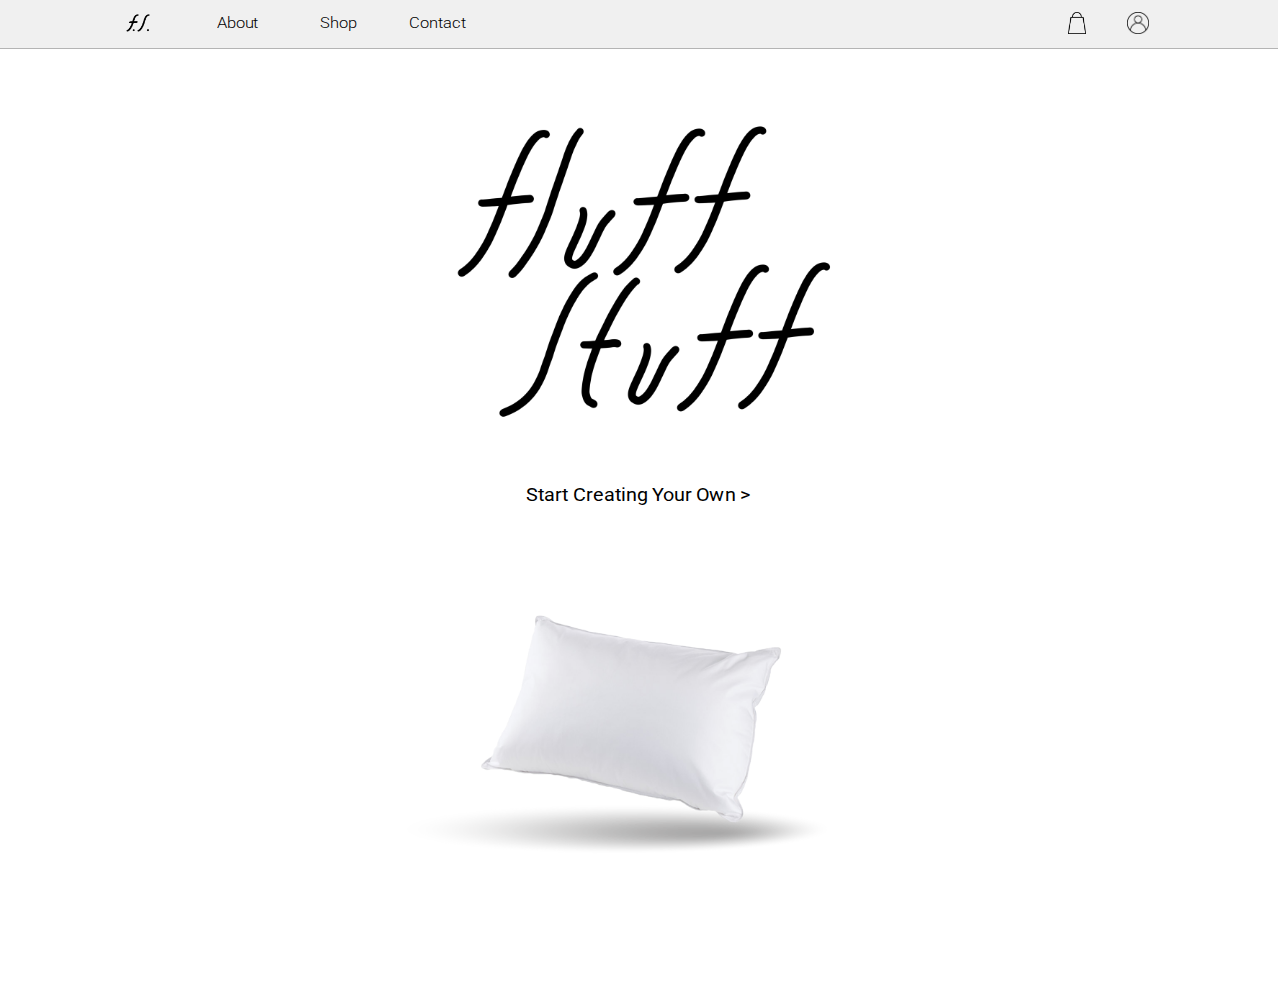
<file: index.html>
<!DOCTYPE html>
<html lang="en">

  <head>
    <meta charset="utf-8">
    <meta name="viewport" content="width=1200, initial-scale=1, viewport-fit=cover" />
    <title>Fluff Stuff - Welcome</title>
    <link rel="stylesheet" type="text/css" href="homepage-style.css" />
    <link href="https://fonts.googleapis.com/css?family=Roboto:100,300,400,500,700" rel="stylesheet">
    <script src="customize.js"></script>
  </head>

  <body onload="displayOption()">

    <div class="container">
      <!-- Title bar/header -->
      <header>
        <a href="index.html" onclick='closeCart()'><img src="Photos/LogoSmall.png" alt="small logo" class="icon logo"></a>
        <h4 class="about" onclick='closeCart()'>About</h4>
        <a href="product-select.html" onclick='closeCart()'><h4 class="shop">Shop</h4></a>
        <h4 class="contact" onclick='closeCart()'>Contact</h4>
        <img src="Icons/ShoppingBag.png" class="icon shopbag" alt="shopping bag icon" onclick='toggleCart()'>
        <img src="Icons/Profile.png" class="icon profile" alt="profile icon" onclick='closeCart()'>
      </header>
      <!-- Main Elements -->
      <main onclick='closeCart()'>
        <img class="large-logo" src="Photos/LogoLarge.png" alt="Fluff Stuff Logo" />
        <a href="product-select.html">Start Creating Your Own ></a>
        <img class="pillow-pic" src="Photos/PillowFront.png" alt="landing pillow" />
      </main>

      <!-- Shopping Bag Section -->
      <div id="shopping-bag">
        <div id="items-purchased">
          <div class = "items-listing" id="item1">
              <img src="Photos/RoundPillowMains-blue.png" class="purchased-photo" alt="Cozy Denim" />
              <div class="purchased-description">
                <p class="purchased-title">Round Pillow</p>
                <p class="purchased-detailed">Rainy Day<br />Hypoallergenic Poly-blend</p>
                <p class="purchased-price-tag">$180</p>
              </div>
              <div class="shopping-bag-amount-toggle">
                <p class="shopping-bag-quantity-name">2</p>
                <p class="shopping-bag-quantity-name-drop">v<p>
              </div>
              <p class="delete" onclick = 'deleteItem(1)'>X</p>
          </div>
        </div>
        <div id="subtotal">
          <p class="price-breakdown-left">Subtotal</p>
          <p class="price-breakdown-right" id="subtotal-small">$180.00</p>
          <p class="price-breakdown-left">Tax (7%)</p>
          <p class="price-breakdown-right" id="tax-small">$12.60</p>
          <p class="price-breakdown-left">Delivery Fee</p>
          <p class="price-breakdown-right">Free</p>
          <p class="price-total-left">Total</p>
          <p class="price-total-right" id="total-small">$192.60</p>
        </div>
        <div id="select-button-check-out">
          <p class="select-text-check-out-text">Check Out</p>
        </div>
      </div>

      <div id="item-numbers" onclick="toggleCart()">
        <p id="item-number-text">0</p>
      </div>

    </div>
  </body>

</html>
</file>
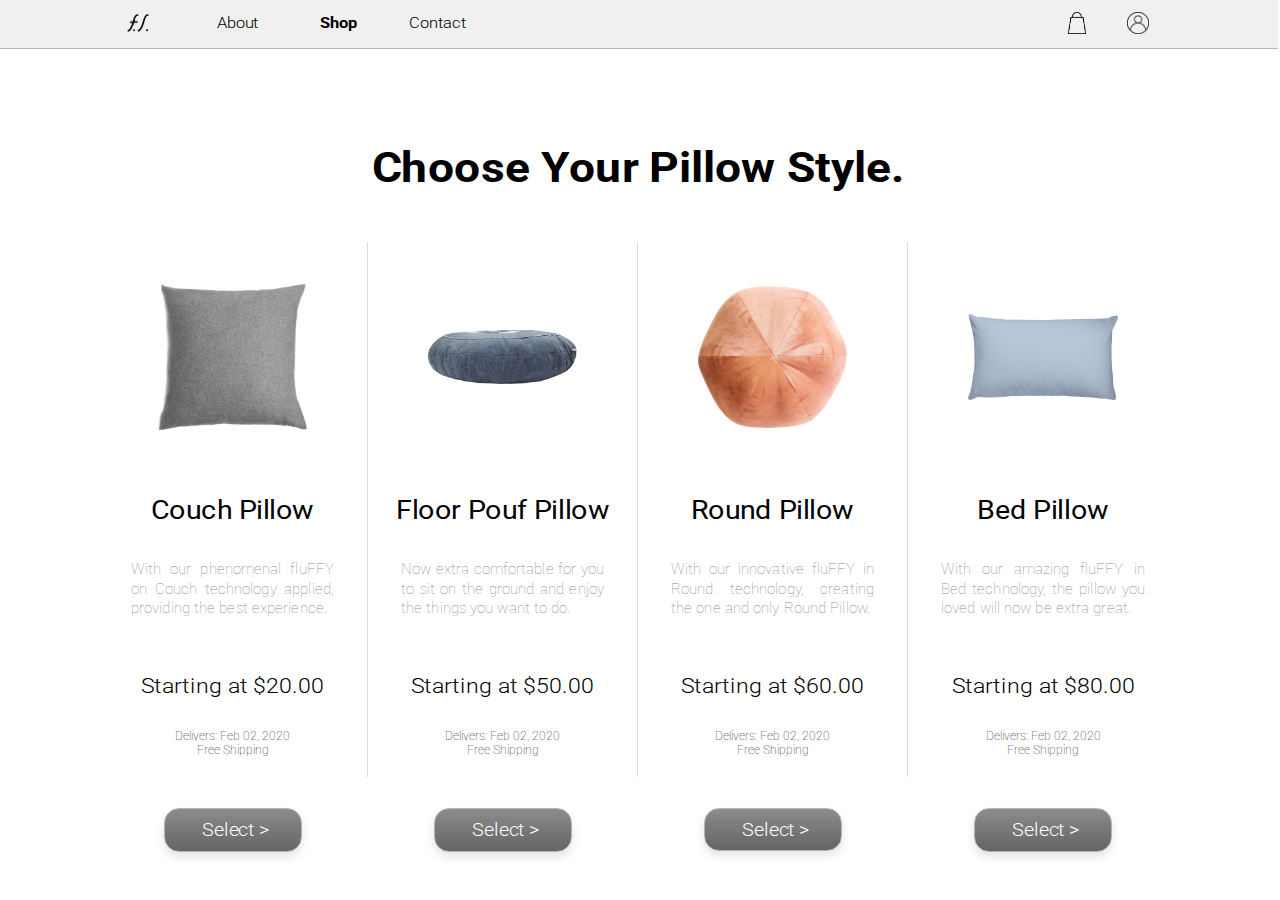
<file: product-select.html>
<!DOCTYPE html>
<html lang="en">

  <head>
    <meta charset="utf-8">
    <meta name="viewport" content="width=1200, initial-scale=1, viewport-fit=cover" />
    <title>Fluff Stuff - Choose Pillow Style</title>
    <link rel="stylesheet" type="text/css" href="product-select-style.css" />
    <link href="https://fonts.googleapis.com/css?family=Roboto:100,300,400,500,700" rel="stylesheet">
    <script src="customize.js"></script>
  </head>

  <body onload="displayOption()">

    <div class="container">

      <!-- Title bar/header -->
      <header>
        <a href="index.html" onclick='closeCart()'><img src="Photos/LogoSmall.png" alt="small logo" class="icon logo"></a>
        <h4 class="about" onclick='closeCart()'>About</h4>
        <a href="product-select.html" onclick='closeCart()'><h4 class="shop">Shop</h4></a>
        <h4 class="contact" onclick='closeCart()'>Contact</h4>
        <img src="Icons/ShoppingBag.png" class="icon shopbag" alt="shopping bag icon" onclick='toggleCart()'>
        <img src="Icons/Profile.png" class="icon profile" alt="profile icon" onclick='closeCart()'>
      </header>

      <!-- Main Elements -->
      <main onclick='closeCart()'>
        <div class="subheading">
          <h2>Choose Your Pillow Style.</h2>
        </div>
        <!-- Pillows -->
        <div class="pillow a">
          <img src="Photos/CouchPillow-Grey.png" alt="couch pillow" />
          <h3>Couch Pillow</h3>
          <p class="description">
            With our phenomenal fluFFY on Couch technology applied, providing the best experience.
          </p>
          <p class="price">Starting at $20.00</p>
          <p class="delivery">Delivers: Feb 02, 2020<br />Free Shipping</p>
        </div>
        <div class="pillow b">
          <img src="Photos/FloorPillow-Denim.png" alt="floor pillow" />
          <h3>Floor Pouf Pillow</h3>
          <p class="description">
            Now extra comfortable for you to sit on the ground and enjoy the things you want to do.
          </p>
          <p class="price">Starting at $50.00</p>
          <p class="delivery">Delivers: Feb 02, 2020<br />Free Shipping</p>
        </div>
        <div class="pillow c">
          <img src="Photos/RoundPillowMains-oran.png" alt="round pillow picture" />
          <h3>Round Pillow</h3>
          <p class="description">
            With our innovative fluFFY in Round technology, creating the one and only Round Pillow.
          </p>
          <p class="price">Starting at $60.00</p>
          <p class="delivery">Delivers: Feb 02, 2020<br />Free Shipping</p>
        </div>
        <div class="pillow d">
          <img src="Photos/BedPillow-Blue.png" alt="bed pillow picture" />
          <h3>Bed Pillow</h3>
          <p class="description">
            With our amazing fluFFY in Bed technology, the pillow you loved will now be extra great.
          </p>
          <p class="price">Starting at $80.00</p>
          <p class="delivery">Delivers: Feb 02, 2020<br />Free Shipping</p>
        </div>
        <!-- Buttons to select -->
        <div class="select-button button-a">
          <p class="select-text">Select ></p>
        </div>
        <div class="select-button button-b">
          <p class="select-text">Select ></p>
        </div>
        <a href="round-customize.html">
          <div class="select-button button-c">
            <p class="select-text">Select ></p>
          </div>
        </a>
        <div class="select-button button-d">
          <p class="select-text">Select ></p>
        </div>
      </main>

      <!-- Shopping Bag Section -->
      <div id="shopping-bag">
        <div id="items-purchased">
          <div class = "items-listing" id="item1">
              <img src="Photos/RoundPillowMains-blue.png" class="purchased-photo" alt="Cozy Denim" />
              <div class="purchased-description">
                <p class="purchased-title">Round Pillow</p>
                <p class="purchased-detailed">Rainy Day<br />Hypoallergenic Poly-blend</p>
                <p class="purchased-price-tag">$180</p>
              </div>
              <div class="shopping-bag-amount-toggle">
                <p class="shopping-bag-quantity-name">2</p>
                <p class="shopping-bag-quantity-name-drop">v<p>
              </div>
              <p class="delete" onclick = 'deleteItem(1)'>X</p>
          </div>
        </div>
        <div id="subtotal">
          <p class="price-breakdown-left">Subtotal</p>
          <p class="price-breakdown-right" id="subtotal-small">$180.00</p>
          <p class="price-breakdown-left">Tax (7%)</p>
          <p class="price-breakdown-right" id="tax-small">$12.60</p>
          <p class="price-breakdown-left">Delivery Fee</p>
          <p class="price-breakdown-right">Free</p>
          <p class="price-total-left">Total</p>
          <p class="price-total-right" id="total-small">$192.60</p>
        </div>
        <div id="select-button-check-out">
          <p class="select-text-check-out-text">Check Out</p>
        </div>
      </div>

      <div id="item-numbers" onclick="toggleCart()">
        <p id="item-number-text">0</p>
      </div>

    </div>
  </body>

</html>
</file>
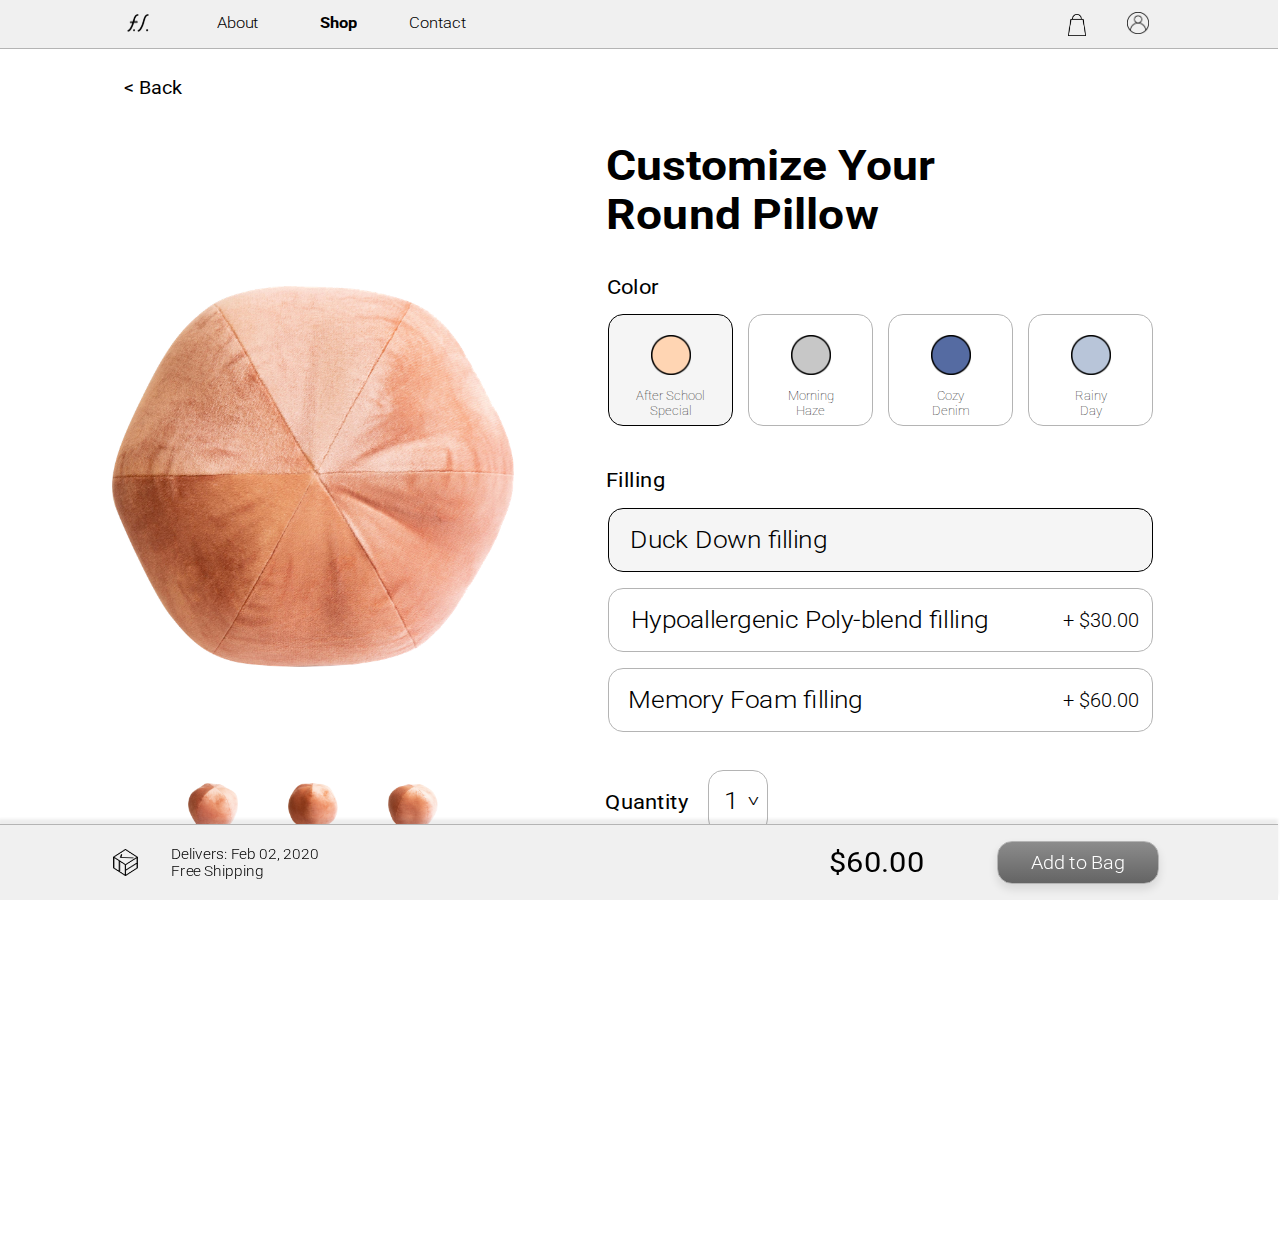
<file: round-customize.html>
<!DOCTYPE html>
<html lang="en">

  <head>
    <meta charset="utf-8">
    <meta name="viewport" content="width=1200, initial-scale=1, viewport-fit=cover" />
    <title>Fluff Stuff - Customize Pillow</title>
    <link rel="stylesheet" type="text/css" href="customize-style.css" />
    <link href="https://fonts.googleapis.com/css?family=Roboto:100,300,400,500,700" rel="stylesheet">
    <script src="customize.js"></script>
  </head>

  <body onload="displayOption()">

    <div class="container">

      <!-- Title bar/header -->
      <header>
        <a href="index.html" onclick='closeCart()'><img src="Photos/LogoSmall.png" alt="small logo" class="icon logo"></a>
        <h4 class="about" onclick='closeCart()'>About</h4>
        <a href="product-select.html" onclick='closeCart()'><h4 class="shop">Shop</h4></a>
        <h4 class="contact" onclick='closeCart()'>Contact</h4>
        <img src="Icons/ShoppingBag.png" class="icon shopbag" alt="shopping bag icon" onclick='toggleCart()'>
        <img src="Icons/Profile.png" class="icon profile" alt="profile icon" onclick='closeCart()'>
      </header>
      
      <!-- Navigation to go back -->
      <nav onclick='closeCart()'>
        <a href="product-select.html">&lt; Back</a>
      </nav>

      <!-- Main Elements -->
      <main onclick='closeCart()'>
        <div class="subheading">
          <h2>Customize Your<br />Round Pillow</h2>
        </div>
        <!-- Pillow Viewing -->
        <div class="pillow-preview">
          <img src="Photos/RoundPillowMains-oran.png" class="current-view" alt="round pillow top-view" />
          <img src="Photos/RoundPillowSide1-oran.png" class="small-view" alt="round pillow side-view 1" id = 's1' onclick="changeView('s1')"/>
          <img src="Photos/RoundPillowSide2-oran.png" class="small-view" alt="round pillow side-view 2" id = 's2' onclick="changeView('s2')"/>
          <img src="Photos/RoundPillowSide3-oran.png" class="small-view" alt="round pillow side-view 3" id = 's3' onclick="changeView('s3')"/>
        </div>
        <!-- Color Customization Section -->
        <div class="customize-color">
          <p class="customize-section-text o1">Color</p>
          <div class="color" onclick="changeColor('oran')" id="c1">
            <img src="Icons/Color1.png" class="color-icon" alt="After School Special Orange" />
            <p class="color-name">After School<br />Special</p>
          </div>
          <div class="color" onclick="changeColor('grey')" id="c2">
            <img src="Icons/Color2.png" class="color-icon" alt="Morning Haze Grey" />
            <p class="color-name">Morning<br />Haze</p>
          </div>
          <div class="color" onclick="changeColor('deni')" id="c3">
            <img src="Icons/Color3.png" class="color-icon" alt="Cozy Denim" />
            <p class="color-name">Cozy<br />Denim</p>
          </div>
          <div class="color" onclick="changeColor('blue')" id="c4">
            <img src="Icons/Color4.png" class="color-icon" alt="Rainy Day Blue" />
            <p class="color-name">Rainy<br />Day</p>
          </div>
        </div>
        <!-- Filling Customization Section -->
        <div class="customize-filling">
          <p class="customize-section-text o2">Filling</p>
          <div class = "filling-name" id = "f1" onclick="changeFilling('f1')">
            <p class="filling-name-text f1">Duck Down filling</p>
            <p class="extra-price" id = "e1">- $30.00</p>
          </div>
          <div class = "filling-name" id = "f2" onclick="changeFilling('f2')">
            <p class="filling-name-text f2">Hypoallergenic Poly-blend filling</p>
            <p class="extra-price" id = "e2">+ $30.00</p>
          </div>
          <div class = "filling-name" id = "f3" onclick="changeFilling('f3')">
            <p class="filling-name-text f3">Memory Foam filling</p>
            <p class="extra-price" id = "e3">+ $60.00</p>
          </div>
        </div>
        <!-- Quantity Customization Section -->
        <div class="customize-quantity" onclick="toggleQt()">
          <p class="customize-section-text o3">Quantity</p>
          <div class="amount-toggle">
            <p class="quantity-name">1</p>
            <p class="quantity-name" id="drop">v<p>
          </div>
        </div>
        <div id="dropdown-content">
          <a class="dropdown-text" href="#" id="qt1" onclick="selectQt(1)">1</a>
          <a class="dropdown-text" href="#" id="qt2" onclick="selectQt(2)">2</a>
          <a class="dropdown-text" href="#" id="qt3" onclick="selectQt(3)">3</a>
        </div>
      </main>

      <!-- Shopping Bag Section -->
      <div id="shopping-bag">
        <div id="items-purchased">
          <div class = "items-listing" id="item1">
              <img src="Photos/RoundPillowMains-blue.png" class="purchased-photo" alt="Cozy Denim" />
              <div class="purchased-description">
                <p class="purchased-title">Round Pillow</p>
                <p class="purchased-detailed">Rainy Day<br />Hypoallergenic Poly-blend</p>
                <p class="purchased-price-tag">$180</p>
              </div>
              <div class="shopping-bag-amount-toggle">
                <p class="shopping-bag-quantity-name">2</p>
                <p class="shopping-bag-quantity-name-drop">v<p>
              </div>
              <p class="delete" onclick = 'deleteItem(1)'>X</p>
          </div>
        </div>
        <div id="subtotal">
          <p class="price-breakdown-left">Subtotal</p>
          <p class="price-breakdown-right" id="subtotal-small">$180.00</p>
          <p class="price-breakdown-left">Tax (7%)</p>
          <p class="price-breakdown-right" id="tax-small">$12.60</p>
          <p class="price-breakdown-left">Delivery Fee</p>
          <p class="price-breakdown-right">Free</p>
          <p class="price-total-left">Total</p>
          <p class="price-total-right" id="total-small">$192.60</p>
        </div>
        <div id="select-button-check-out">
          <p class="select-text-check-out-text">Check Out</p>
        </div>
      </div>

      <div id="item-numbers" onclick="toggleCart()">
        <p id="item-number-text">0</p>
      </div>

      <!-- Check Out Section -->
      <footer onclick='closeCart()'>
        <img src="Icons/Ship.png" class="icon ship" alt="shipping icon">
        <h4 class="delivery">Delivers: Feb 02, 2020 <br />Free Shipping</h4>
        <h4 class="price">$60.00</h4>
        <div class="select-button add-bag" onclick="addToCart()">
          <p class="select-text add-bag-text">Add to Bag</p>
        </div>
      </footer>

    </div>
  </body>

</html>
</file>
<file: homepage-style.css>
/* general links */

a {
  color: black;
  font-family: Roboto;
  font-size: 18px;
  font-weight: 400;
  letter-spacing: 0px;
  text-align: center;
  color: black;
  transform: scale(1.1, 1);
  text-decoration: none;
}

#shop {
  text-decoration: none;
}

/* header */

header {
  text-align: center;
  height: 50px;
  min-width: 1100px;
  display: grid;
  grid-template-columns: 100px 100px 100px 100px 600px 100px;
  grid-template-rows: 1fr;
  justify-items: center;
  justify-content: center;
  align-items: center;
  align-content: center;
  background-color: rgb(240,240,240);
  border-bottom-color: rgb(180,180,180);
  border-bottom-style: solid;
  border-bottom-width: 0.1px;
}

.icon.logo {
  margin-top: 4.5px;
}

.shop {
  transform: scale(1, 1);
  text-decoration: none;
}

/* main body grids */

main {
  position: relative;
  left: 0%;
  min-width: 1100px;
  margin-top: 20px;
  display: grid;
  grid-template-columns: 1000px;
  grid-template-rows: 350px 150px 350px;
  justify-items: center;
  justify-content: center;
  align-items: center;
  align-content: center;
}

/* header text styles */

h2 {
  font-family: Roboto;
  font-weight: 700;
  font-size: 42px;
  transform: scale(1.1, 1);
  text-align: center;
}

h3 {
  font-family: Roboto;
  font-size: 26px;
  font-weight: 400;
  letter-spacing: 0px;
  text-align: center;
  color: black;
  transform: scale(1.1, 1);
}

h4 {
  font-family: Roboto;
  font-size: 15px;
  font-weight: 300;
  transform: scale(1.1, 1);
}

/* detailed adjustment of elements in the main grids */

.large-logo {
  margin-top: 50px;
  height: 300px;
  width: auto;
}

.pillow-pic {
  height: 500px;
  width: auto;
  margin-right: 50px;
  margin-bottom: 20px;
}

/* icons section */

.icon {
  width: 22px;
  height: 22px;
  object-fit: contain;
}

.logo {
  justify-self: center;
}

.shopbag {
  justify-self: right;
}

.container {
  width: 100vw;
  height: calc(100vh - 50px);
  min-width: 1100px;
  margin: -10px;
  min-height: 100%;
}

/* Shopping Bag */
#shopping-bag {
  visibility: hidden;
  display: grid;
  position: relative;
  background-color: white;
  z-index: 2;
  height: 320px;
  width: 400px;
  border-radius: 15px;
  border-width: 1px;
  border-color: black;
  border-style: solid;
  bottom: 864px;
  left: calc(50% + 100px);
  grid-template-columns: 1fr;
  grid-template-rows: 110px 120px 70px;
  justify-items: center;
  justify-content: center;
  align-items: center;
  align-content: center;
  box-shadow:0px 5px 10px rgba(0,0,0,0.2);
}

.purchased-photo {
  height: 80px;
  width: 80px;
  margin-bottom: 10px;
}

#items-purchased {
  display: grid;
  grid-template-columns: 370px;
  grid-template-rows: 110px;
}

.items-listing {
  visibility: hidden;
  display: grid;
  grid-template-columns: 95px 175px 65px 35px;
  grid-template-rows: 1fr;
  justify-self: start;
  justify-items: center;
  justify-content: center;
  align-items: center;
  align-content: center;
}

.purchased-description {
  margin-left: 16px;
  display: grid;
  grid-template-columns: 1fr;
  grid-template-rows: 20px 60px 20px;
  justify-self: start;
  justify-items: center;
  justify-content: center;
  align-items: center;
  align-content: center;
  margin-bottom: 10px;
}

.purchased-title {
  font-family: Roboto;
  font-weight: 300;
  font-size: 20px;
  justify-self: start;
  align-self: start;
  text-align: left;
  transform: scale(1.1, 1);
  line-height: 0;
  border-top: 10px;
}

.purchased-detailed {
  font-family: Roboto;
  font-weight: 100;
  font-size: 10px;
  justify-self: start;
  align-self: start;
  text-align: left;
  transform: scale(1.1, 1);
  margin-top: 15px;
  line-height: 1;
}

.purchased-price-tag {
  font-family: Roboto;
  font-weight: 400;
  font-size: 13px;
  justify-self: start;
  text-align: left;
  transform: scale(1.1, 1);
  line-height: 0;
  align-self: end;
  margin-bottom: 20px;
  margin-left: -5px;
}

.delete {
  transform: scale(1.3, 1);
  font-family: Roboto;
  font-weight: 100;
  font-size: 20px;
  color: rgb(180,180,180);
  margin-bottom: 33px;
}

.shopping-bag-amount-toggle {
  height: 63px;
  width: 58px;
  justify-self: center;
  align-self: center;
  border-radius: 15px;
  border-width: 0.75px;
  border-color: rgb(180,180,180);
  border-style: solid;
  display: grid;
  grid-template-columns: 2fr 1fr;
  grid-template-rows: 1fr;
  justify-items: center;
  justify-content: center;
  align-items: stretch;
  align-content: stretch;
  margin-bottom: 10px;
}

.shopping-bag-quantity-name {
  padding-left: 4px;
  padding-top: 5px;
  line-height: 0;
  font-family: Roboto;
  font-weight: 300;
  font-size: 24px;
  text-align: center;
  transform: scale(1.1, 1);
}

.shopping-bag-quantity-name-drop {
  padding-right: 4px;
  padding-top: 12px;
  line-height: 0;
  font-size: 15px;
  transform: scale(1.5, 1);
  font-family: Roboto;
  font-weight: 300;
  text-align: center;
}

#subtotal {
  visibility: hidden;
  margin-top: 20px;
  display: grid;
  grid-template-columns: 170px 170px;
  grid-template-rows: 22px 22px 22px 55px;
  justify-items: center;
  justify-content: center;
  align-items: center;
  align-content: center;
}

.price-breakdown-left {
  font-family: Roboto;
  font-weight: 100;
  font-size: 14px;
  justify-self: start;
}
.price-breakdown-right {
  font-family: Roboto;
  font-weight: 100;
  font-size: 14px;
  justify-self: end;
}

.price-total-left {
  font-family: Roboto;
  font-weight: 400;
  font-size: 28px;
  justify-self: start;
  transform: scale(1.1, 1);
}
.price-total-right {
  font-family: Roboto;
  font-weight: 400;
  font-size: 28px;
  justify-self: end;
  transform: scale(1.1, 1);
}

#select-button-check-out{
  visibility: hidden;
  margin-top:20px;
  justify-self: stretch;
  margin-left: 233px;
  margin-right: 22px;
  margin-bottom: 15px;
  border-width: 0.5px;
  border-color: rgb(180,180,180);
  border-style: solid;
  border-radius: 15px;
  background-image: linear-gradient(rgb(140,140,140), rgb(100,100,100));
  box-shadow:0px 5px 10px rgba(0,0,0,0.11);
}

.select-text-check-out-text {
  font-family: Roboto;
  line-height: 0.3;
  font-size: 18px;
  font-weight: 300;
  transform: scale(1.1, 1);
  color: white;
  justify-items: center;
  justify-self: end;
  padding: 0px 29px 0px 31px;
}

/* number of items in bag */
#item-numbers {
  visibility: hidden;
  position: absolute;
  z-index: 3;
  top: 2px;
  left: calc(50% + 419px);
  width: 20px;
  height: 20px;
  border-radius: 10px;
  background-color: rgb(100, 100, 100);
  margin: 20px 15px;
}

#item-number-text {
  font-family: Roboto;
  font-weight: 300;
  font-size: 11px;
  color: white;
  text-align: center;
  transform: scale(1.1, 1);
  line-height: 0;
}
</file>
<file: product-select-style.css>
/* general links */

a {
  color: black;
  text-decoration: none;
}

.select-button a {
  color: white;
}

/* header */

header {
  text-align: center;
  height: 50px;
  min-width: 1100px;
  display: grid;
  grid-template-columns: 100px 100px 100px 100px 600px 100px;
  grid-template-rows: 1fr;
  justify-items: center;
  justify-content: center;
  align-items: center;
  align-content: center;
  background-color: rgb(240,240,240);
  border-bottom-color: rgb(180,180,180);
  border-bottom-style: solid;
  border-bottom-width: 0.1px;
}

.icon.logo {
  margin-top: 4.5px;
}

/* main body grids */

main {
  position: relative;
  left: 0%;
  min-width: 1100px;
  margin-top: 20px;
  display: grid;
  grid-template-columns: 270px 270px 270px 270px;
  grid-template-rows: 125px 583px 106px;
  justify-items: center;
  justify-content: center;
  align-items: stretch;
  align-content: center;
}

/* header text styles */

h2 {
  font-family: Roboto;
  font-weight: 700;
  font-size: 42px;
  transform: scale(1.1, 1);
  text-align: center;
}

h3 {
  font-family: Roboto;
  font-size: 26px;
  font-weight: 400;
  letter-spacing: 0px;
  text-align: center;
  color: black;
  transform: scale(1.1, 1);
}

h4 {
  font-family: Roboto;
  font-size: 15px;
  font-weight: 300;
  transform: scale(1.1, 1);
}

.shop {
  font-weight: 700;
  text-decoration: none;
}

/* detailed adjustment of elements in the main grids */

.subheading {
  align-self: center;
  padding-top: 72px;
  text-align: center;
  grid-column: 1 / span 4;
  align-self: center;
}

/* individual pillow grids */

.pillow {
  align-self: end;
  padding: 0px 10px;
  border-right-width: 0.25px;
  border-right-style: solid;
  border-right-color: rgb(220,220,220);
  background-color: white;
  display: grid;
  grid-template-columns: 1fr;
  grid-template-rows: 230px 75px 110px 70px 50px;
  justify-items: center;
  justify-content: center;
  align-items: center;
}

.d {
  border-right-width: 0px;
}

.pillow img {
  width: 60%;
  height: auto;
}

.description {
  font-family: Roboto;
  font-size: 10px;
  font-weight: 100;
  font-size: 15px;
  letter-spacing: 0.1px;
  text-align: justify;
  color: rgb(140,140,140);
  padding: 0px 23px 25px 23px;
  line-height: 1.33;
}

.price {
  font-family: Roboto;
  font-size: 21px;
  font-weight: 300;
  text-align: center;
  transform: scale(1.1, 1);
  padding-bottom: 13px;
  color: black;
}

.delivery {
  font-family: Roboto;
  font-weight: 100;
  color: black;
  font-size: 12px;
  text-align: center;
  padding-bottom: 18px;
}

/* icons section */

.icon {
  width: 22px;
  height: 22px;
  object-fit: contain;
}

.logo {
  justify-self: center;
}

.shopbag {
  justify-self: right;
}

/* buttons */

.select-button {
  margin: 31px 0px;
  border-width: 0.5px;
  border-color: rgb(180,180,180);
  border-style: solid;
  border-radius: 15px;
  background-image: linear-gradient(rgb(140,140,140), rgb(100,100,100));
  box-shadow:0px 5px 10px rgba(0,0,0,0.11);
}

.select-text {
  font-family: Roboto;
  padding: 0px 35px 0px 40px;
  line-height: 0.3;
  font-size: 18px;
  font-weight: 300;
  transform: scale(1.1, 1);
  color: white;
  justify-items: center;
}

.container {
  width: 100vw;
  height: calc(100vh - 50px);
  min-width: 1100px;
  margin: -10px;
  min-height: 100%;
}

/* Shopping Bag */
#shopping-bag {
  visibility: hidden;
  display: grid;
  position: relative;
  background-color: white;
  z-index: 2;
  height: 320px;
  width: 400px;
  border-radius: 15px;
  border-width: 1px;
  border-color: black;
  border-style: solid;
  bottom: 828px;
  left: calc(50% + 100px);
  grid-template-columns: 1fr;
  grid-template-rows: 110px 120px 70px;
  justify-items: center;
  justify-content: center;
  align-items: center;
  align-content: center;
  box-shadow:0px 5px 10px rgba(0,0,0,0.2);
}

.purchased-photo {
  height: 80px;
  width: 80px;
  margin-bottom: 10px;
}

#items-purchased {
  display: grid;
  grid-template-columns: 370px;
  grid-template-rows: 110px;
}

.items-listing {
  visibility: hidden;
  display: grid;
  grid-template-columns: 95px 175px 65px 35px;
  grid-template-rows: 1fr;
  justify-self: start;
  justify-items: center;
  justify-content: center;
  align-items: center;
  align-content: center;
}

.purchased-description {
  margin-left: 16px;
  display: grid;
  grid-template-columns: 1fr;
  grid-template-rows: 20px 60px 20px;
  justify-self: start;
  justify-items: center;
  justify-content: center;
  align-items: center;
  align-content: center;
  margin-bottom: 10px;
}

.purchased-title {
  font-family: Roboto;
  font-weight: 300;
  font-size: 20px;
  justify-self: start;
  align-self: start;
  text-align: left;
  transform: scale(1.1, 1);
  line-height: 0;
  border-top: 10px;
}

.purchased-detailed {
  font-family: Roboto;
  font-weight: 100;
  font-size: 10px;
  justify-self: start;
  align-self: start;
  text-align: left;
  transform: scale(1.1, 1);
  margin-top: 15px;
  line-height: 1;
}

.purchased-price-tag {
  font-family: Roboto;
  font-weight: 400;
  font-size: 13px;
  justify-self: start;
  text-align: left;
  transform: scale(1.1, 1);
  line-height: 0;
  align-self: end;
  margin-bottom: 20px;
  margin-left: -5px;
}

.delete {
  transform: scale(1.3, 1);
  font-family: Roboto;
  font-weight: 100;
  font-size: 20px;
  color: rgb(180,180,180);
  margin-bottom: 33px;
}

.shopping-bag-amount-toggle {
  height: 63px;
  width: 58px;
  justify-self: center;
  align-self: center;
  border-radius: 15px;
  border-width: 0.75px;
  border-color: rgb(180,180,180);
  border-style: solid;
  display: grid;
  grid-template-columns: 2fr 1fr;
  grid-template-rows: 1fr;
  justify-items: center;
  justify-content: center;
  align-items: stretch;
  align-content: stretch;
  margin-bottom: 10px;
}

.shopping-bag-quantity-name {
  padding-left: 4px;
  padding-top: 5px;
  line-height: 0;
  font-family: Roboto;
  font-weight: 300;
  font-size: 24px;
  text-align: center;
  transform: scale(1.1, 1);
}

.shopping-bag-quantity-name-drop {
  padding-right: 4px;
  padding-top: 12px;
  line-height: 0;
  font-size: 15px;
  transform: scale(1.5, 1);
  font-family: Roboto;
  font-weight: 300;
  text-align: center;
}

#subtotal {
  visibility: hidden;
  margin-top: 20px;
  display: grid;
  grid-template-columns: 170px 170px;
  grid-template-rows: 22px 22px 22px 55px;
  justify-items: center;
  justify-content: center;
  align-items: center;
  align-content: center;
}

.price-breakdown-left {
  font-family: Roboto;
  font-weight: 100;
  font-size: 14px;
  justify-self: start;
}
.price-breakdown-right {
  font-family: Roboto;
  font-weight: 100;
  font-size: 14px;
  justify-self: end;
}

.price-total-left {
  font-family: Roboto;
  font-weight: 400;
  font-size: 28px;
  justify-self: start;
  transform: scale(1.1, 1);
}
.price-total-right {
  font-family: Roboto;
  font-weight: 400;
  font-size: 28px;
  justify-self: end;
  transform: scale(1.1, 1);
}

#select-button-check-out{
  visibility: hidden;
  margin-top:20px;
  justify-self: stretch;
  margin-left: 233px;
  margin-right: 22px;
  margin-bottom: 15px;
  border-width: 0.5px;
  border-color: rgb(180,180,180);
  border-style: solid;
  border-radius: 15px;
  background-image: linear-gradient(rgb(140,140,140), rgb(100,100,100));
  box-shadow:0px 5px 10px rgba(0,0,0,0.11);
}

.select-text-check-out-text {
  font-family: Roboto;
  line-height: 0.3;
  font-size: 18px;
  font-weight: 300;
  transform: scale(1.1, 1);
  color: white;
  justify-items: center;
  justify-self: end;
  padding: 0px 29px 0px 31px;
}

/* number of items in bag */
#item-numbers {
  visibility: hidden;
  position: absolute;
  z-index: 3;
  top: 2px;
  left: calc(50% + 419px);
  width: 20px;
  height: 20px;
  border-radius: 10px;
  background-color: rgb(100, 100, 100);
  margin: 20px 15px;
}

#item-number-text {
  font-family: Roboto;
  font-weight: 300;
  font-size: 11px;
  color: white;
  text-align: center;
  transform: scale(1.1, 1);
  line-height: 0;
}
</file>
<file: customize-style.css>
/* general links */

a {
  color: black;
  text-decoration: none;
}

/* header */

header {
  text-align: center;
  height: 50px;
  min-width: 1100px;
  display: grid;
  grid-template-columns: 100px 100px 100px 100px 600px 100px;
  grid-template-rows: 1fr;
  justify-items: center;
  justify-content: center;
  align-items: center;
  align-content: center;
  background-color: rgb(240,240,240);
  border-bottom-color: rgb(180,180,180);
  border-bottom-style: solid;
  border-bottom-width: 0.1px;
}

.icon.logo {
  margin-top: 4.5px;
}

/* navigation */

nav {
  margin-top: 28px;
  margin-right: 970px;
  font-family: Roboto;
  font-size: 18px;
  font-weight: 400;
  letter-spacing: 0px;
  text-align: center;
  color: black;
  transform: scale(1.1, 1);
  text-decoration: none;
}

/* main body grids */

main {
  margin-top: 8px;
  position: relative;
  left: 0;
  min-width: 1100px;
  display: grid;
  grid-template-columns: 520px 580px;
  grid-template-rows: 140px 206px 310px 80px;
  justify-items: start;
  justify-content: center;
  align-items: stretch;
  align-content: start;
}

/* header text styles */

h2 {
  font-family: Roboto;
  font-weight: 700;
  font-size: 42px;
  transform: scale(1.1, 1);
}

h3 {
  font-family: Roboto;
  font-size: 26px;
  font-weight: 400;
  letter-spacing: 0px;
  text-align: center;
  color: black;
  transform: scale(1.1, 1);
}

h4 {
  font-family: Roboto;
  font-size: 15px;
  font-weight: 300;
  transform: scale(1.1, 1);
}

.shop {
  font-weight: 700;
  text-decoration: none;
}

/* detailed adjustment of elements in the main grids */

.subheading {
  grid-row: 1;
  grid-column: 2;
  text-align: left;
  margin-left: 13px;
}

/* pillow preview window */

.pillow-preview {
  grid-column: 1;
  grid-row: 2 / span 3;
  background-color: white;
  display: grid;
  grid-template-columns: 150px 150px 150px;
  grid-template-rows: 500px 100px;
  justify-items: center;
  justify-content: center;
  align-items: center;
  align-content: center;
}

.current-view {
  margin-top: 25px;
  grid-column: 1 / span 3;
  grid-row: 1;
  width: 402px;
  height: auto;
  object-fit: contain;
  align-self: center;
  margin-bottom: 60px;
}

.small-view {
  margin-top: 25px;
  grid-row: 2;
  width: 50px;
  height: auto;
  object-fit: contain;
}

#s1 {
  justify-self: end;
}

#s3 {
  justify-self: start;
}

/* color section */

.customize-section-text {
  align-self: center;
  font-family: Roboto;
  font-weight: 400;
  font-size: 20px;
  justify-self: start;
  text-align: left;
  grid-row: 1;
  transform: scale(1.1, 1);
  margin-left: 1px;
}

.customize-color {
  justify-self: start;
  align-self: stretch;
  grid-column: 2;
  grid-row: 2;
  display: grid;
  grid-template-columns: 140px 140px 140px 140px;
  grid-template-rows: 42px 125px;
  justify-items: center;
  justify-content: center;
  align-items: center;
  align-content: center;
}

.color {
  margin-right: 15px;
  border-width: 0.75px;
  border-color: rgb(180,180,180);
  border-style: solid;
  border-radius: 15px;
  justify-self: stretch;
  display: grid;
  grid-template-columns: 80px;
  grid-template-rows: 80px 30px;
  justify-items: center;
  justify-content: center;
  align-items: center;
  align-content: center;
}

.customize-section-text.o1 {
  grid-row: 1;
  grid-column: 1 / span 4;
}

.color-icon {
  width: 40px;
  height: auto;
  object-fit: contain;
}

.color-name {
  align-self: center;
  font-family: Roboto;
  font-weight: 100;
  font-size: 13px;
  text-align: center;
  padding-bottom: 14px;
}

#c1 {
  border-width: 1px;
  border-color: black;
  background-color: rgb(245, 245, 245);
}

/* filling section */

.customize-filling {
  align-self: start;
  grid-column: 2;
  grid-row: 3;
  display: grid;
  grid-template-columns: 545px;
  grid-gap: 16px;
  grid-template-rows: 40px 64px 64px 64px;
  justify-items: stretch;
  justify-content: center;
  align-items: stretch;
  align-content: center;
}

.customize-section-text.o2 {
  user-select: none;
  align-self: stretch;
  margin-top: 16px;
}

.filling-name {
  user-select: none;
  border-radius: 15px;
  border-width: 0.75px;
  border-color: rgb(180,180,180);
  border-style: solid;
  display: grid;
  grid-template-columns: 5fr 1fr;
  grid-template-rows: 1fr;
  justify-items: start;
  justify-content: center;
  align-items: center;
  align-content: center;
}

.filling-name-text {
  user-select: none;
  font-family: Roboto;
  font-weight: 300;
  font-size: 24px;
  margin: 0px 0px 0px 30px;
  justify-self: start;
  text-align: left;
  transform: scale(1.1, 1);
}

.filling-name-text.f2 {
  user-select: none;
  margin: 0px 0px 0px 38px;
}

#f1 {
  border-width: 1px;
  border-color: black;
  background-color: rgb(245, 245, 245);
}

.extra-price {
  font-family: Roboto;
  font-weight: 300;
  font-size: 20px;
  justify-self: end;
  align-self: center;
  margin: 0px 13px 0px 0px;
}

#e1 {
  display: none;
}

/* quantity section */

.customize-quantity {
  grid-column: 2;
  grid-row: 4;
  display: grid;
  grid-template-columns: 100px 60px;
  grid-template-rows: 64px;
  justify-items: stretch;
  justify-content: center;
  align-items: stretch;
  align-content: center;
}

.amount-toggle {
  border-radius: 15px;
  border-width: 0.75px;
  border-color: rgb(180,180,180);
  border-style: solid;
  display: grid;
  grid-template-columns: 2fr 1fr;
  grid-template-rows: 1fr;
  justify-items: center;
  justify-content: center;
  align-items: center;
  align-content: center;
}

.quantity-name {
  margin-bottom: -5px;
  font-family: Roboto;
  font-weight: 300;
  font-size: 24px;
  text-align: center;
  transform: scale(1.1, 1);
  margin-left: 7px;
}

#drop {
  margin: 28px 7px 0px 0px;
  font-size: 15px;
  transform: scale(1.5, 1);
}

#dropdown-content {
  visibility: hidden;
  z-index: 3;
  background-color: white;
  position: relative;
  display: grid;
  border-radius: 15px;
  border-width: 0.75px;
  border-color: rgb(180,180,180);
  border-style: solid;
  grid-template-columns: 1fr;
  grid-template-rows: 1.3fr 1fr 1.3fr;
  justify-items: center;
  justify-content: center;
  align-items: center;
  align-content: center;
  height: 180px;
  width:60px;
  top: 600px;
  left: 620px;
  box-shadow:0px 5px 10px rgba(0,0,0,0.06);
}

.dropdown-text {
  font-family: Roboto;
  font-weight: 300;
  font-size: 24px;
  text-align: center;
  transform: scale(1.1, 1);
  text-decoration: none;
}

/* icons section */

.icon {
  width: 22px;
  height: 22px;
  object-fit: contain;
}

.logo {
  justify-self: center;
}

.shopbag {
  width: 22px;
  height: 22px;
  object-fit: contain;
  margin-top: 4px;
  margin-left: 577px;
  justify-self: end;
}

/* buttons */

.select-button {
  margin: 53px 0px;
  border-width: 0.5px;
  border-color: rgb(180,180,180);
  border-style: solid;
  border-radius: 15px;
  background-image: linear-gradient(rgb(140,140,140), rgb(100,100,100));
  box-shadow:0px 5px 10px rgba(0,0,0,0.11);
}

.select-text {
  font-family: Roboto;
  padding: 0px 35px 0px 40px;
  line-height: 0.3;
  font-size: 18px;
  font-weight: 300;
  transform: scale(1.1, 1);
  color: white;
  justify-items: center;
}

.container {
  width: 100vw;
  height: 500px;
  min-width: 1100px;
  margin: -10px;
  min-height: 100%;
}

/* Shopping Bag */
#shopping-bag {
  visibility: hidden;
  display: grid;
  position: relative;
  background-color: white;
  z-index: 2;
  height: 320px;
  width: 400px;
  border-radius: 15px;
  border-width: 1px;
  border-color: black;
  border-style: solid;
  bottom: 790px;
  left: calc(50% + 100px);
  grid-template-columns: 1fr;
  grid-template-rows: 110px 120px 70px;
  justify-items: center;
  justify-content: center;
  align-items: center;
  align-content: center;
  box-shadow:0px 5px 10px rgba(0,0,0,0.2);
}

.purchased-photo {
  height: 80px;
  width: 80px;
  margin-bottom: 10px;
}

#items-purchased {
  display: grid;
  grid-template-columns: 370px;
  grid-template-rows: 110px;
}

.items-listing {
  visibility: hidden;
  display: grid;
  grid-template-columns: 95px 175px 65px 35px;
  grid-template-rows: 1fr;
  justify-self: start;
  justify-items: center;
  justify-content: center;
  align-items: center;
  align-content: center;
}

.purchased-description {
  margin-left: 16px;
  display: grid;
  grid-template-columns: 1fr;
  grid-template-rows: 20px 60px 20px;
  justify-self: start;
  justify-items: center;
  justify-content: center;
  align-items: center;
  align-content: center;
  margin-bottom: 10px;
}

.purchased-title {
  font-family: Roboto;
  font-weight: 300;
  font-size: 20px;
  justify-self: start;
  align-self: start;
  text-align: left;
  transform: scale(1.1, 1);
  line-height: 0;
  border-top: 10px;
}

.purchased-detailed {
  font-family: Roboto;
  font-weight: 100;
  font-size: 10px;
  justify-self: start;
  align-self: start;
  text-align: left;
  transform: scale(1.1, 1);
  margin-top: 15px;
  line-height: 1;
}

.purchased-price-tag {
  font-family: Roboto;
  font-weight: 400;
  font-size: 13px;
  justify-self: start;
  text-align: left;
  transform: scale(1.1, 1);
  line-height: 0;
  align-self: end;
  margin-bottom: 20px;
  margin-left: -5px;
}

.delete {
  transform: scale(1.3, 1);
  font-family: Roboto;
  font-weight: 100;
  font-size: 20px;
  color: rgb(180,180,180);
  margin-bottom: 33px;
}

.shopping-bag-amount-toggle {
  height: 63px;
  width: 58px;
  justify-self: center;
  align-self: center;
  border-radius: 15px;
  border-width: 0.75px;
  border-color: rgb(180,180,180);
  border-style: solid;
  display: grid;
  grid-template-columns: 2fr 1fr;
  grid-template-rows: 1fr;
  justify-items: center;
  justify-content: center;
  align-items: stretch;
  align-content: stretch;
  margin-bottom: 10px;
}

.shopping-bag-quantity-name {
  padding-left: 4px;
  padding-top: 5px;
  line-height: 0;
  font-family: Roboto;
  font-weight: 300;
  font-size: 24px;
  text-align: center;
  transform: scale(1.1, 1);
}

.shopping-bag-quantity-name-drop {
  padding-right: 4px;
  padding-top: 12px;
  line-height: 0;
  font-size: 15px;
  transform: scale(1.5, 1);
  font-family: Roboto;
  font-weight: 300;
  text-align: center;
}

#subtotal {
  visibility: hidden;
  margin-top: 20px;
  display: grid;
  grid-template-columns: 170px 170px;
  grid-template-rows: 22px 22px 22px 55px;
  justify-items: center;
  justify-content: center;
  align-items: center;
  align-content: center;
}

.price-breakdown-left {
  font-family: Roboto;
  font-weight: 100;
  font-size: 14px;
  justify-self: start;
}
.price-breakdown-right {
  font-family: Roboto;
  font-weight: 100;
  font-size: 14px;
  justify-self: end;
}

.price-total-left {
  font-family: Roboto;
  font-weight: 400;
  font-size: 28px;
  justify-self: start;
  transform: scale(1.1, 1);
}
.price-total-right {
  font-family: Roboto;
  font-weight: 400;
  font-size: 28px;
  justify-self: end;
  transform: scale(1.1, 1);
}

#select-button-check-out{
  visibility: hidden;
  margin-top:20px;
  justify-self: stretch;
  margin-left: 233px;
  margin-right: 22px;
  margin-bottom: 15px;
  border-width: 0.5px;
  border-color: rgb(180,180,180);
  border-style: solid;
  border-radius: 15px;
  background-image: linear-gradient(rgb(140,140,140), rgb(100,100,100));
  box-shadow:0px 5px 10px rgba(0,0,0,0.11);
}

.select-text-check-out-text {
  font-family: Roboto;
  line-height: 0.3;
  font-size: 18px;
  font-weight: 300;
  transform: scale(1.1, 1);
  color: white;
  justify-items: center;
  justify-self: end;
  padding: 0px 29px 0px 31px;
}

/* number of items in bag */
#item-numbers {
  visibility: hidden;
  position: absolute;
  z-index: 3;
  top: 2px;
  left: calc(50% + 419px);
  width: 20px;
  height: 20px;
  border-radius: 10px;
  background-color: rgb(100, 100, 100);
  margin: 20px 15px;
}

#item-number-text {
  font-family: Roboto;
  font-weight: 300;
  font-size: 11px;
  color: white;
  text-align: center;
  transform: scale(1.1, 1);
  line-height: 0;
}

/* checkout section */

footer {
  position: sticky;
  bottom: 0px;
  z-index: 2;
  box-shadow:0px -5px 3px rgba(0,0,0,0.07);
  height: 75px;
  min-width: 1100px;
  display: grid;
  grid-template-columns: 65px 345px 390px 250px;
  grid-template-rows: 1fr;
  justify-items: center;
  justify-content: center;
  align-items: center;
  align-content: center;
  background-color: rgb(240,240,240);
  border-top-color: rgb(180,180,180);
  border-top-style: solid;
  border-top-width: 0.1px;
}

.ship {
  width: 25px;
  height: 27px;
  justify-self: start;
  object-fit: fill;
}

.delivery {
  justify-self: start;
  line-height: 1.2;
  font-size: 14px;
}

.price {
  justify-self: end;
  padding-left: 140px;
  margin-left: 100px;
  font-family: Roboto;
  font-size: 28px;
  font-weight: 400;
  letter-spacing: 0px;
  text-align: center;
  color: black;
  transform: scale(1.1, 1);
}

.add-bag {
  margin-left: 80px;
}

.add-bag-text {
  justify-self: end;
  padding: 0px 37px 0px 37px;
}
</file>
